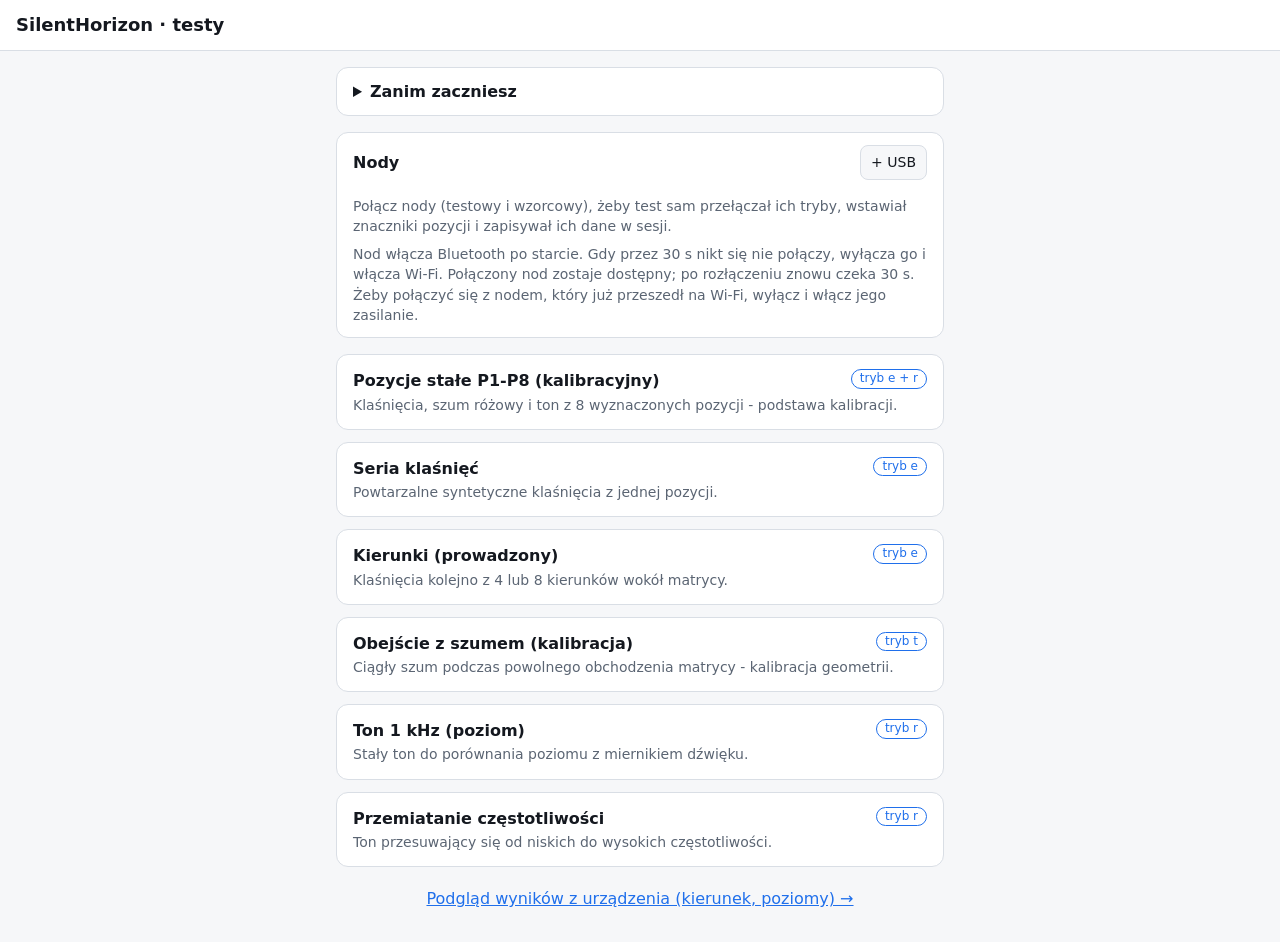
<file: app/index.html>
<!doctype html>
<html lang="pl">
<head>
  <meta charset="utf-8">
  <meta name="viewport" content="width=device-width, initial-scale=1, viewport-fit=cover">
  <meta name="theme-color" content="#14181f">
  <meta name="description" content="Zestaw testów dźwiękowych dla matrycy mikrofonów SilentHorizon.">
  <title>SilentHorizon Testy</title>
  <link rel="manifest" href="manifest.webmanifest">
  <link rel="icon" href="icons/icon.svg" type="image/svg+xml">
  <link rel="apple-touch-icon" href="icons/icon-192.png">
  <link rel="stylesheet" href="style.css">
</head>
<body>
  <header>
    <button id="back" class="icon-button" aria-label="Wróć" hidden>‹</button>
    <h1 id="title">SilentHorizon · testy</h1>
  </header>

  <main>
    <section id="list-view">
      <details class="tips">
        <summary>Zanim zaczniesz</summary>
        <ul>
          <li>Ustaw głośność multimediów na maksimum i nie zmieniaj jej między testami.</li>
          <li>Wyłącz efekty dźwięku telefonu (Dolby, korektor, „wzmacniacz”).</li>
          <li>Głośnik jest zwykle na dolnej krawędzi telefonu - to on jest źródłem dźwięku.
            Trzymaj go na wysokości matrycy, skierowany w jej środek.</li>
          <li>Odległość mierz od środka matrycy do głośnika telefonu.</li>
          <li>Połącz nody (sekcja „Nody”) - aplikacja sama przełącza ich tryby i wstawia znaczniki.
            Bez połączenia ustaw tryb ręcznie (litera przy teście).</li>
          <li>Na zewnątrz: z dala od ścian i aut, najlepiej bez wiatru.</li>
          <li>Stanowisko i 8 pozycji testowych: <code>docs/stanowisko-testowe.md</code> w repozytorium.</li>
        </ul>
      </details>
      <section class="nodes">
        <div class="nodes-head">
          <h2>Nody</h2>
          <button id="add-ble" class="small">+ Bluetooth</button>
          <button id="add-usb" class="small">+ USB</button>
        </div>
        <ul id="nodes" class="node-list"></ul>
        <p id="nodes-hint" class="hint">Połącz nody (testowy i wzorcowy), żeby test sam przełączał ich tryby,
          wstawiał znaczniki pozycji i zapisywał ich dane w sesji.</p>
        <p class="hint">Nod włącza Bluetooth po starcie. Gdy przez 30 s nikt się nie połączy, wyłącza go
          i włącza Wi-Fi. Połączony nod zostaje dostępny; po rozłączeniu znowu czeka 30 s.
          Żeby połączyć się z nodem, który już przeszedł na Wi-Fi, wyłącz i włącz jego zasilanie.</p>
      </section>
      <ul id="tests" class="cards"></ul>
      <p class="viewer-link"><a href="viewer.html">Podgląd wyników z urządzenia (kierunek, poziomy) →</a></p>
    </section>

    <section id="test-view" hidden>
      <p id="test-instructions" class="instructions"></p>
      <p class="mode">Tryb urządzenia: <b id="test-mode"></b></p>
      <form id="params"></form>
      <button id="start" class="primary">Start</button>
    </section>

    <section id="node-view" hidden>
      <p id="node-info" class="instructions"></p>
      <form id="node-form" onsubmit="return false">
        <fieldset>
          <legend>Praca</legend>
          <label>Tryb po starcie
            <select name="mode">
              <option value="l">l - poziom (dB SPL co 5 s)</option>
              <option value="r">r - odniesienie (dBFS co 1 s)</option>
              <option value="e">e - zdarzenia (klaśnięcia)</option>
              <option value="t">t - śledzenie kierunku</option>
            </select>
          </label>
        </fieldset>
        <fieldset>
          <legend>Sieć Wi-Fi</legend>
          <label class="check"><input name="wifi" type="checkbox"> Wi-Fi włączone</label>
          <label>Sieć (SSID)
            <input name="wifi_ssid" type="text" autocomplete="off" maxlength="32">
          </label>
          <label>Hasło
            <input name="wifi_pass" type="password" autocomplete="new-password" maxlength="64" placeholder="bez zmian">
          </label>
        </fieldset>
        <fieldset>
          <legend>Identyfikacja i położenie</legend>
          <label>Identyfikator nodu (liczba, 0 = wyłączone)
            <input name="node_id" type="number" step="1" min="0" max="999999999" inputmode="numeric">
          </label>
          <label>Szerokość geograficzna [°]
            <input name="lat" type="text" inputmode="decimal" autocomplete="off" placeholder="np. 52.229676">
          </label>
          <label>Długość geograficzna [°]
            <input name="lon" type="text" inputmode="decimal" autocomplete="off" placeholder="np. 21.012229">
          </label>
        </fieldset>
        <fieldset>
          <legend>Kalibracja</legend>
          <label>Stała kalibracji [dB] (dB SPL = dBFS + stała)
            <input name="cal" type="number" step="0.01" min="80" max="160" inputmode="decimal">
          </label>
          <p class="hint">Zmiana przesuwa wszystkie poziomy dB SPL tego nodu. Przed zapisem pojawi się pytanie.</p>
        </fieldset>
      </form>
      <button id="node-save" class="primary">Zapisz w nodzie</button>
      <h2>Historia zmian</h2>
      <p class="hint">Zapisana w nodzie, nie da się jej skasować. Ostatnia wartość każdego klucza to obecna
        konfiguracja; „u” to numer uruchomienia nodu, „+s” sekundy od tego uruchomienia.</p>
      <pre id="node-history"></pre>
      <h2>Odpowiedzi nodu</h2>
      <pre id="node-log"></pre>
    </section>

    <section id="run-view" hidden>
      <div class="now">
        <div id="run-label" class="label"></div>
        <div id="run-detail" class="detail"></div>
        <div id="run-countdown" class="countdown"></div>
      </div>
      <progress id="run-progress" max="1" value="0"></progress>
      <p id="run-next" class="next"></p>
      <button id="gate" class="primary" hidden>Start pozycji</button>
      <button id="stop" class="danger">Zatrzymaj</button>
      <p id="run-nodes" class="hint"></p>
    </section>

    <section id="log-view" hidden>
      <h2>Dziennik</h2>
      <pre id="log"></pre>
      <p id="session-count" class="hint"></p>
      <button id="save-session" class="primary">Pobierz sesję (z danymi nodów)</button>
      <button id="copy-log">Kopiuj dziennik</button>
    </section>
  </main>

  <script type="module" src="app.js"></script>
</body>
</html>
</file>
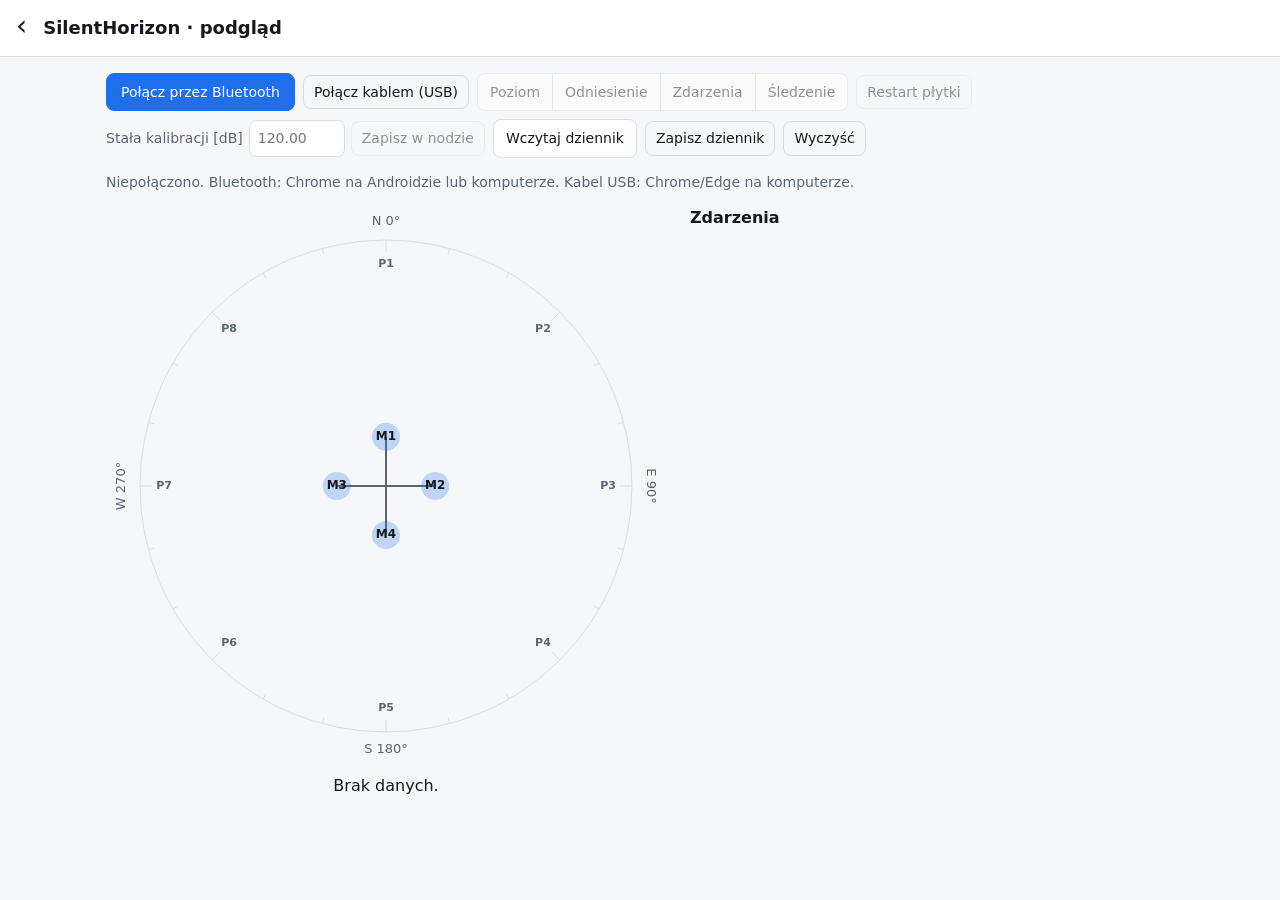
<file: app/viewer.html>
<!doctype html>
<html lang="pl">
<head>
  <meta charset="utf-8">
  <meta name="viewport" content="width=device-width, initial-scale=1, viewport-fit=cover">
  <meta name="theme-color" content="#14181f">
  <meta name="description" content="Podgląd kierunku i poziomu dźwięku z matrycy SilentHorizon.">
  <title>SilentHorizon Podgląd</title>
  <link rel="manifest" href="manifest.webmanifest">
  <link rel="icon" href="icons/icon.svg" type="image/svg+xml">
  <link rel="stylesheet" href="style.css">
</head>
<body class="wide">
  <header>
    <a href="./" class="icon-button" aria-label="Testy">‹</a>
    <h1>SilentHorizon · podgląd</h1>
  </header>

  <main>
    <div class="toolbar">
      <button id="connect-ble" class="primary small">Połącz przez Bluetooth</button>
      <button id="connect" class="small">Połącz kablem (USB)</button>
      <div class="segmented" role="group" aria-label="Tryb urządzenia">
        <button data-mode="l" disabled>Poziom</button>
        <button data-mode="r" disabled>Odniesienie</button>
        <button data-mode="e" disabled>Zdarzenia</button>
        <button data-mode="t" disabled>Śledzenie</button>
      </div>
      <button id="reset" class="small" disabled>Restart płytki</button>
      <span class="cal">
        <label for="cal-value">Stała kalibracji [dB]</label>
        <input id="cal-value" type="number" step="0.01" min="80" max="160" inputmode="decimal" placeholder="120.00">
        <button id="cal-save" class="small" disabled>Zapisz w nodzie</button>
      </span>
      <label class="small file">Wczytaj dziennik<input id="file" type="file" accept=".log,.txt,text/plain"></label>
      <button id="save" class="small">Zapisz dziennik</button>
      <button id="clear" class="small">Wyczyść</button>
    </div>
    <p id="status" class="status">Niepołączono. Bluetooth: Chrome na Androidzie lub komputerze. Kabel USB: Chrome/Edge na komputerze.</p>

    <div class="viewer">
      <div class="dial-wrap">
        <canvas id="dial" aria-label="Kierunek dźwięku względem matrycy"></canvas>
        <div id="readout" class="readout"></div>
      </div>
      <div class="side" id="events-panel">
        <h2>Zdarzenia</h2>
        <ol id="events" class="events" reversed></ol>
      </div>
    </div>
  </main>

  <script type="module" src="viewer.js"></script>
</body>
</html>
</file>
<file: app/style.css>
:root {
  --bg: #f6f7f9;
  --surface: #ffffff;
  --text: #14181f;
  --muted: #5b6573;
  --accent: #1f6feb;
  --danger: #c93c37;
  --border: #d9dee5;
  color-scheme: light dark;
}

@media (prefers-color-scheme: dark) {
  :root {
    --bg: #14181f;
    --surface: #1d232c;
    --text: #e8ecf1;
    --muted: #9aa5b4;
    --accent: #4c8dff;
    --danger: #ff6b63;
    --border: #2e3642;
  }
}

* { box-sizing: border-box; }

body {
  margin: 0;
  background: var(--bg);
  color: var(--text);
  font: 16px/1.45 system-ui, -apple-system, "Segoe UI", Roboto, sans-serif;
  -webkit-tap-highlight-color: transparent;
}

header {
  position: sticky;
  top: 0;
  display: flex;
  align-items: center;
  gap: 8px;
  padding: 12px 16px;
  padding-top: max(12px, env(safe-area-inset-top));
  background: var(--surface);
  border-bottom: 1px solid var(--border);
}

h1 { margin: 0; font-size: 18px; }
h2 { font-size: 16px; margin: 24px 0 8px; }

main { padding: 16px; max-width: 640px; margin: 0 auto; }

.icon-button {
  border: none;
  background: none;
  color: var(--text);
  font-size: 28px;
  line-height: 1;
  padding: 0 8px 4px 0;
}

.tips {
  background: var(--surface);
  border: 1px solid var(--border);
  border-radius: 12px;
  padding: 12px 16px;
  margin-bottom: 16px;
}
.tips summary { font-weight: 600; }
.tips ul { padding-left: 20px; margin: 8px 0 0; color: var(--muted); }

.cards { list-style: none; padding: 0; margin: 0; display: grid; gap: 12px; }
.cards button {
  width: 100%;
  text-align: left;
  background: var(--surface);
  color: var(--text);
  border: 1px solid var(--border);
  border-radius: 12px;
  padding: 14px 16px;
  font: inherit;
}
.cards .name { font-weight: 600; display: block; }
.cards .summary { color: var(--muted); font-size: 14px; display: block; margin-top: 2px; }
.cards .badge {
  float: right;
  font-size: 12px;
  color: var(--accent);
  border: 1px solid var(--accent);
  border-radius: 999px;
  padding: 0 8px;
}

.instructions { margin-top: 0; }
.mode { color: var(--muted); }

form { display: grid; gap: 12px; margin: 16px 0 24px; }
label { display: grid; gap: 4px; font-size: 14px; color: var(--muted); }
input, select {
  font: inherit;
  color: var(--text);
  background: var(--surface);
  border: 1px solid var(--border);
  border-radius: 8px;
  padding: 10px 12px;
}

button.primary, button.danger, #copy-log {
  width: 100%;
  font: inherit;
  font-weight: 600;
  border: none;
  border-radius: 12px;
  padding: 16px;
  color: #fff;
  background: var(--accent);
}
button.danger { background: var(--danger); }
#copy-log { background: var(--surface); color: var(--text); border: 1px solid var(--border); }

.now { text-align: center; padding: 24px 0; }
.now .label { font-size: 30px; font-weight: 700; line-height: 1.2; }
.now .detail { color: var(--muted); margin-top: 8px; min-height: 1.4em; }
.now .countdown { font-size: 64px; font-weight: 700; font-variant-numeric: tabular-nums; margin-top: 16px; }

progress { width: 100%; height: 10px; accent-color: var(--accent); }
.next { color: var(--muted); text-align: center; min-height: 1.4em; }

pre {
  background: var(--surface);
  border: 1px solid var(--border);
  border-radius: 8px;
  padding: 12px;
  font-size: 13px;
  white-space: pre-wrap;
  max-height: 40vh;
  overflow: auto;
}

/* --- podgląd (viewer.html) --- */
:root { --track: #1a9b5b; }
@media (prefers-color-scheme: dark) { :root { --track: #3ccf7f; } }

body.wide main { max-width: 1100px; }
header a.icon-button { text-decoration: none; }

.toolbar { display: flex; flex-wrap: wrap; gap: 8px; align-items: center; }
.toolbar button, .toolbar .file {
  font: inherit;
  font-size: 14px;
  color: var(--text);
  background: var(--surface);
  border: 1px solid var(--border);
  border-radius: 8px;
  padding: 8px 12px;
  cursor: pointer;
}
.toolbar button.primary { width: auto; color: #fff; background: var(--accent); border-color: var(--accent); padding: 8px 14px; }
.toolbar button:disabled { opacity: 0.45; cursor: default; }
.toolbar .file input { display: none; }
.segmented { display: inline-flex; }
.segmented button { border-radius: 0; margin-left: -1px; }
.segmented button:first-child { border-radius: 8px 0 0 8px; margin-left: 0; }
.segmented button:last-child { border-radius: 0 8px 8px 0; }
.segmented button.active { background: var(--accent); border-color: var(--accent); color: #fff; }

.status { color: var(--muted); font-size: 14px; }

.viewer { display: grid; grid-template-columns: minmax(0, 560px) minmax(0, 1fr); gap: 24px; align-items: start; }
@media (max-width: 860px) { .viewer { grid-template-columns: minmax(0, 1fr); } }
.dial-wrap { width: 100%; }
.dial-wrap canvas { display: block; margin: 0 auto; }
.readout { text-align: center; margin-top: 8px; min-height: 2.9em; }
.readout .warn { color: var(--danger); }

.side h2 { margin-top: 0; }
.events { list-style: none; padding: 0; margin: 0; display: grid; gap: 8px; max-height: 70vh; overflow: auto; }
.events li {
  background: var(--surface);
  border: 1px solid var(--border);
  border-left: 4px solid var(--accent);
  border-radius: 8px;
  padding: 8px 12px;
}
.events li.unreliable { border-left-color: var(--muted); opacity: 0.75; }
.events .head { font-weight: 600; }
.events .head::before { content: "#" attr(data-n) " "; }
.events .body { white-space: pre-wrap; font-size: 12px; color: var(--muted); font-variant-numeric: tabular-nums; }
.viewer-link { margin-top: 20px; text-align: center; }
.viewer-link a { color: var(--accent); }
#gate { margin-bottom: 12px; }
.toolbar .cal { display: inline-flex; align-items: center; gap: 6px; font-size: 14px; color: var(--muted); }
.toolbar .cal input { width: 96px; padding: 7px 8px; font-size: 14px; }
.events li.marker { border-left-color: var(--track); font-size: 13px; font-weight: 600; padding: 6px 12px; }

/* --- nody (index.html) --- */
.nodes { background: var(--surface); border: 1px solid var(--border); border-radius: 12px; padding: 12px 16px; margin-bottom: 16px; }
.nodes-head { display: flex; align-items: center; gap: 8px; }
.nodes-head h2 { margin: 0; flex: 1; }
button.small {
  font: inherit; font-size: 14px; color: var(--text); background: var(--bg);
  border: 1px solid var(--border); border-radius: 8px; padding: 6px 10px;
}
.node-list { list-style: none; padding: 0; margin: 8px 0 0; display: grid; gap: 8px; }
.node-list li { display: flex; align-items: center; gap: 8px; }
.node-list li > div { flex: 1; min-width: 0; }
.node-list .summary { display: block; color: var(--muted); font-size: 13px; overflow-wrap: anywhere; }
.hint { color: var(--muted); font-size: 14px; margin: 8px 0 0; }
fieldset { display: grid; gap: 12px; margin: 0; padding: 12px; border: 1px solid var(--border); border-radius: 8px; }
legend { padding: 0 4px; font-weight: 600; }
fieldset .hint { margin: 0; }
label.check { display: flex; flex-direction: row; align-items: center; gap: 8px; color: var(--text); }
#save-session { margin: 8px 0; }
</file>
